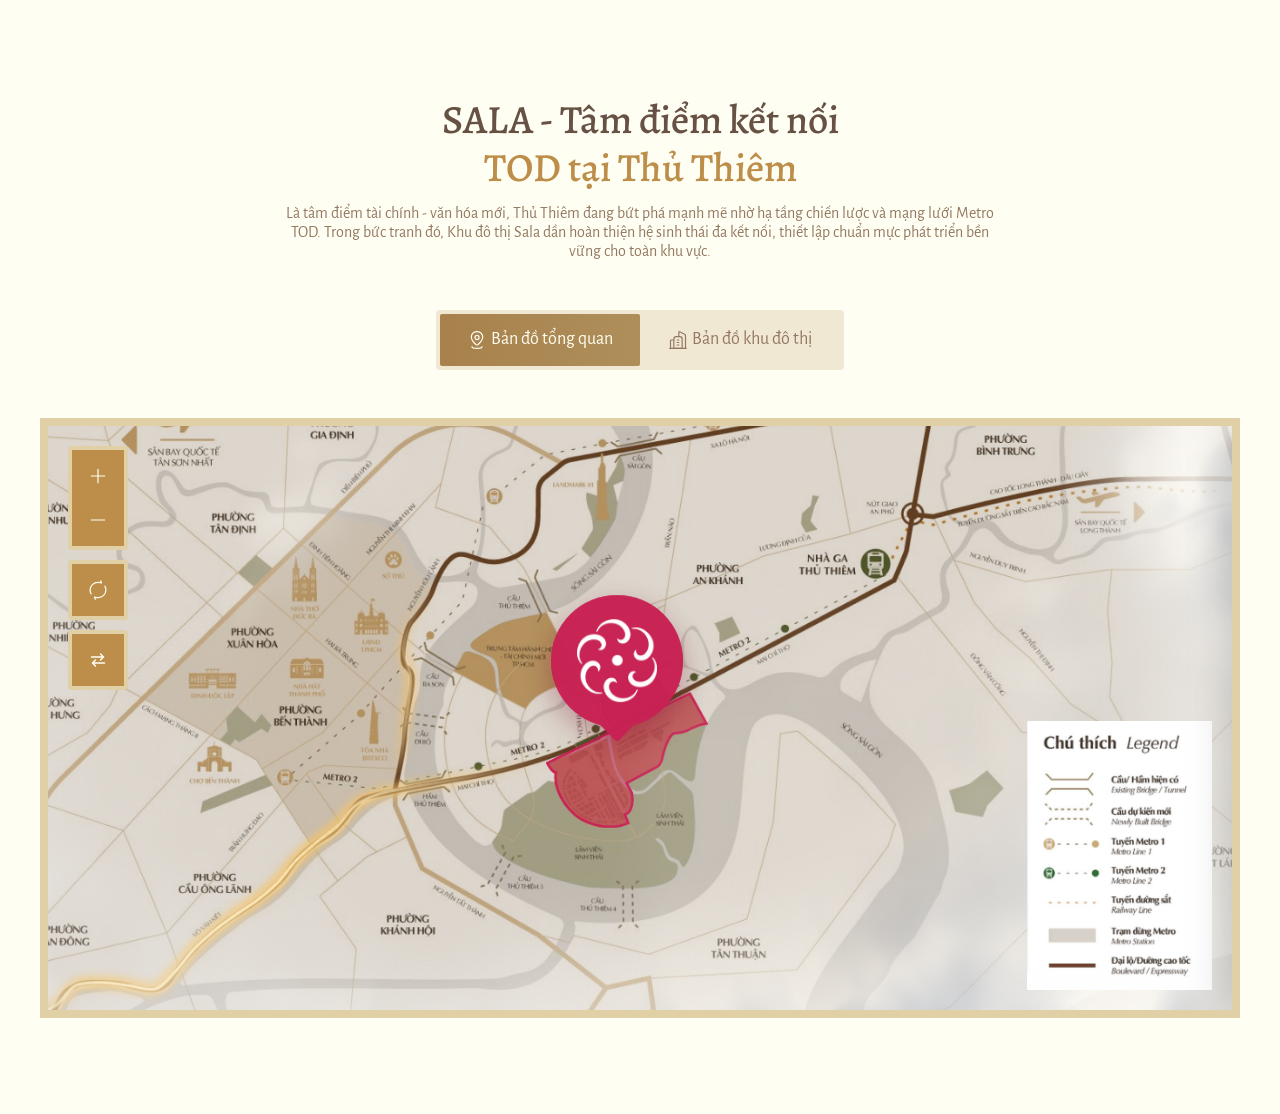
<file: index.html>
<!doctype html>
<html lang="vi">
<head>
  <meta charset="utf-8">
  <meta name="viewport" content="width=device-width, initial-scale=1, viewport-fit=cover">
  <title>SALA — Master Plan Section</title>
  <link rel="preconnect" href="https://fonts.googleapis.com">
  <link rel="preconnect" href="https://fonts.gstatic.com" crossorigin>
  <link href="https://fonts.googleapis.com/css2?family=Alegreya:wght@400;500&family=Alegreya+Sans:wght@400;500&display=swap&subset=vietnamese" rel="stylesheet">
  <link rel="preload" as="image" href="assets/img/map-tong.jpg">
  <link rel="stylesheet" href="css/style.css">
</head>
<body>
  <!-- MASTERPLAN SECTION (Figma 31:3900, frames "Interaction Step 4") -->
  <section data-mm="section" aria-label="Bản đồ Master Plan SALA"></section>

  <script src="js/vendor/gsap.min.js"></script>
  <script src="js/icons.js"></script>
  <script src="js/data.js"></script>
  <script src="js/app.js"></script>
</body>
</html>
</file>
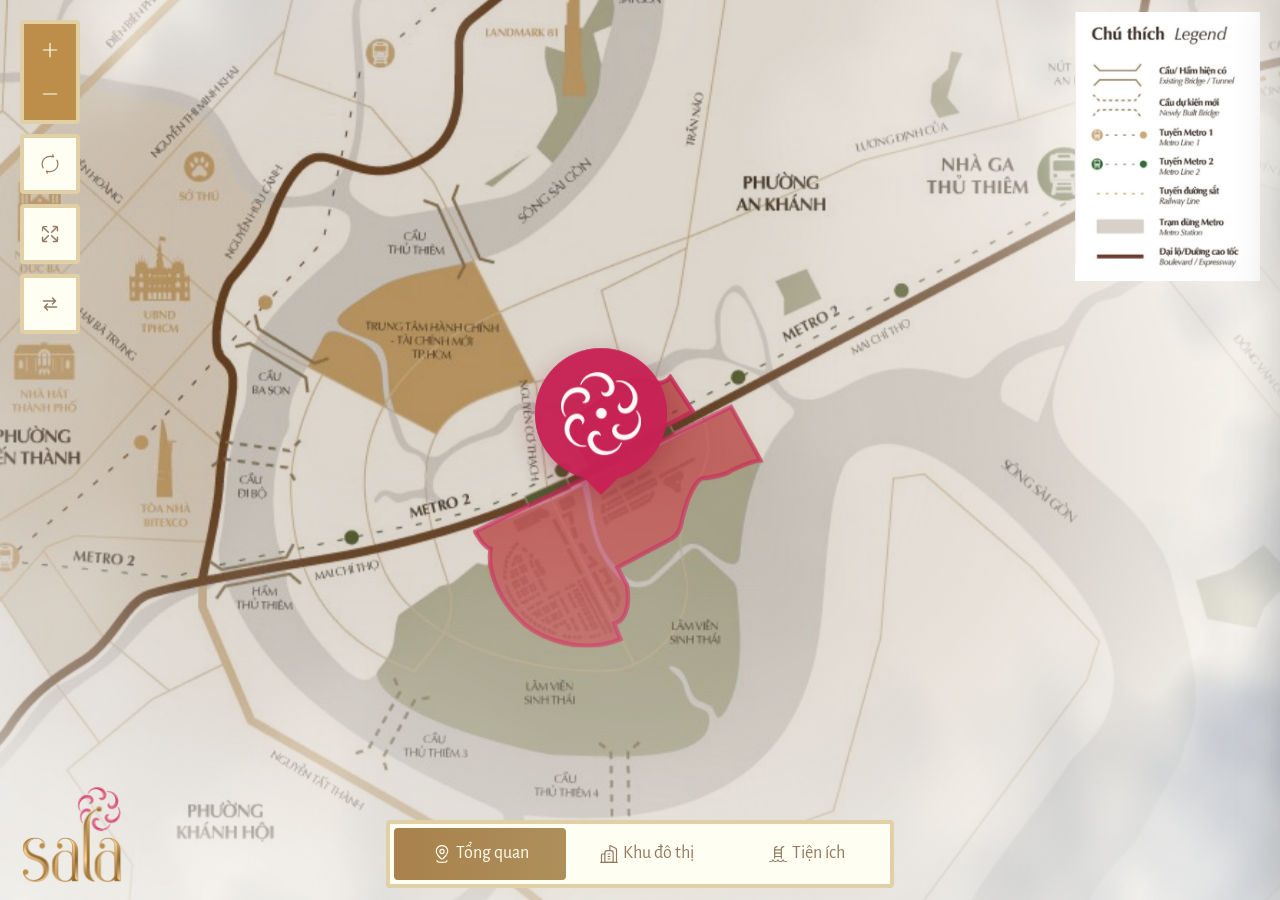
<file: masterplan.html>
<!doctype html>
<html lang="vi">
<head>
  <meta charset="utf-8">
  <meta name="viewport" content="width=device-width, initial-scale=1, viewport-fit=cover">
  <title>SALA — Masterplan</title>
  <link rel="preconnect" href="https://fonts.googleapis.com">
  <link rel="preconnect" href="https://fonts.gstatic.com" crossorigin>
  <link href="https://fonts.googleapis.com/css2?family=Alegreya:wght@400;500&family=Alegreya+Sans:wght@400;500&display=swap&subset=vietnamese" rel="stylesheet">
  <link rel="preload" as="image" href="assets/img/map-tong.jpg">
  <link rel="stylesheet" href="css/style.css">
</head>
<body>
  <!-- MASTERPLAN PAGE (Figma 31:3900, frames "Master Plan" 1440×810 + mobile landscape 932×430) -->
  <main data-mm="page" aria-label="Bản đồ Masterplan SALA"></main>

  <script src="js/vendor/gsap.min.js"></script>
  <script src="js/icons.js"></script>
  <script src="js/data.js"></script>
  <script src="js/app.js"></script>
</body>
</html>
</file>
<file: css/style.css>
/* SALA — Interactive master plan map
   Tokens mirror the Figma variables used in section 31:3900 */
:root {
  --bg-under: #fffef2;
  --bg-base: #f1e8d4;
  --border-solid: #e1cfa6;
  --border-alpha: rgba(225, 207, 166, 0.2);
  --brand: #bc8e49;
  --brand-2: #c82254;
  --text-heading: #675145;
  --text-title: #947962;
  --text-body: #af9e88;
  --text-panel-title: #6c5229;
  --text-muted: #7d694a;
  --on-brand: #fffef2;
  --grad-cta: linear-gradient(90deg, #a8814c, #ae8f5a);
  --font-display: 'Cerigo Std VU', 'Cerigo Std', 'Alegreya', Georgia, serif;
  --font-body: 'Optima VU', 'Optima', 'Alegreya Sans', 'Segoe UI', sans-serif;
  --ease-out: cubic-bezier(.22, .9, .3, 1);
  --ease-in-out: cubic-bezier(.65, 0, .35, 1);
  --panel-w: 422px;
}

* { box-sizing: border-box; }
html, body { margin: 0; }
body {
  background: var(--bg-under);
  color: var(--text-heading);
  font-family: var(--font-body);
  font-feature-settings: "liga" 0, "lnum" 1, "pnum" 1;
  -webkit-font-smoothing: antialiased;
}
button { font: inherit; color: inherit; background: none; border: 0; padding: 0; cursor: pointer; }
button:focus-visible, a:focus-visible { outline: 2px solid var(--brand-2); outline-offset: 2px; }
img { display: block; }
.svg-icon svg { display: block; }

/* ---------- Section layout ---------- */
.mm-section {
  background: var(--bg-under);
  padding: 96px 40px;
  display: flex; flex-direction: column; align-items: center; gap: 48px;
  overflow: hidden;
}
.mm-heading { text-align: center; max-width: 1360px; display: flex; flex-direction: column; align-items: center; gap: 12px; }
.mm-title {
  margin: 0; font-family: var(--font-display); font-weight: 500;
  font-size: 40px; line-height: 1.2; color: var(--text-heading);
  transition: opacity .45s ease, transform .45s ease;
}
.mm-title .ln { display: block; }
.mm-title .accent { color: var(--brand); }
.mm-title.is-swapping { opacity: 0; transform: translateY(8px); }
.mm-desc { margin: 0; max-width: 720px; font-size: 16px; line-height: 1.2; color: var(--text-title); }

/* Mode switch (Web/Map/Mode Switch) */
.mm-mode {
  display: flex; width: 408px; max-width: 100%; height: 60px; padding: 4px;
  background: var(--bg-base); border-radius: 4px; position: relative;
}
.mm-mode__indicator {
  position: absolute; top: 4px; bottom: 4px; left: 4px; width: calc(50% - 4px);
  background: var(--grad-cta); border-radius: 2px;
  transition: transform .5s var(--ease-out);
}
.mm-mode[data-active="urban"] .mm-mode__indicator { transform: translateX(100%); }
.mm-mode button {
  flex: 1 1 0; position: relative; z-index: 1; display: flex; align-items: center; justify-content: center; gap: 4px;
  font-size: 18px; line-height: 1.2; color: var(--text-title); white-space: nowrap; padding: 0 12px;
  transition: color .35s ease;
}
.mm-mode button.is-active { color: var(--on-brand); }
.mm-mode button:not(.is-active):hover { color: var(--text-heading); }

/* ---------- Map frame ---------- */
.mm-frame {
  position: relative; width: 1360px; max-width: 100%; height: 680px;
  border: 8px solid var(--border-solid); background: #000; overflow: hidden;
  user-select: none; -webkit-user-select: none;
}
.mm-page .mm-frame { width: 100vw; height: 100vh; height: 100dvh; max-width: none; border: 0; }
.mm-stage { position: absolute; inset: 0; overflow: hidden; touch-action: none; cursor: grab; }
.mm-stage.is-coop { touch-action: pan-y; }
.mm-stage.is-dragging { cursor: grabbing; }
.mm-layer { position: absolute; inset: 0; }
.mm-canvas { position: absolute; left: 0; top: 0; z-index: 1; transform-origin: 0 0; will-change: transform; }
.mm-canvas > img.mm-base { position: absolute; left: 0; top: 0; width: 100%; height: 100%; pointer-events: none; -webkit-user-drag: none; }
.mm-markers { position: absolute; inset: 0; z-index: 3; pointer-events: none; }
.mm-markers > * { pointer-events: auto; }

/* Overview map composition (Map tổng) */
.mm-ov-bg { position: absolute; inset: 0; background: #fff; }
.mm-ov-img { position: absolute; left: 0; top: 183px; width: 1647px; height: 1288px; overflow: hidden; isolation: isolate; }
.mm-ov-img img { width: 100%; height: 100%; object-fit: cover; }
.mm-ov-img::before { content: ''; position: absolute; inset: 0; background: rgba(68, 50, 25, .5); mix-blend-mode: hue; z-index: 1; }
.mm-ov-img::after { content: ''; position: absolute; inset: 0; background: rgba(85, 54, 6, .2); z-index: 1; }
.mm-zone { position: absolute; pointer-events: none; }
.mm-zone svg { width: 100%; height: 100%; display: block; }
.mm-zone--sala { animation: zonePulse 3.2s ease-in-out infinite; transform-origin: 50% 50%; }
@keyframes zonePulse { 0%, 100% { opacity: .85; } 50% { opacity: 1; filter: drop-shadow(0 0 10px rgba(200, 34, 84, .55)); } }
.mm-zone--hover { opacity: 0; transform: translateY(6px); transition: opacity .35s ease, transform .35s var(--ease-out); }
.mm-zone--hover.is-on { opacity: 1; transform: none; }

/* Cloud puffs on maps (cropped cloud texture) */

/* Light lines (moving light — no dashes) */
.mm-lights { position: absolute; left: 0; top: 0; overflow: visible; pointer-events: none; }
.mm-light-base { fill: none; stroke-linecap: round; stroke-linejoin: round; }
.mm-comet { pointer-events: none; }
.mm-comet path { fill: none; stroke-linecap: round; stroke-linejoin: round; }
.mm-comet__glow { stroke-opacity: .85; }

/* Overview: brown arterial roads highlight */
.mm-ovroads { position: absolute; left: 0; top: 0; overflow: visible; pointer-events: none; }
.mm-ov-dim { fill: #2a1c0a; fill-opacity: .34; opacity: 0; }
.mm-ovroads path { fill: none; stroke-linecap: round; stroke-linejoin: round; }
.mm-ovroad__hit { stroke: transparent; stroke-width: 30; pointer-events: stroke; cursor: pointer; }
.mm-ovchip { position: absolute; left: 0; top: 0; width: 0; height: 0; pointer-events: none; z-index: 4; }
.mm-ovchip__box {
  position: absolute; left: 0; bottom: 14px; transform: translateX(-50%);
  display: flex; align-items: center; gap: 8px; padding: 8px 14px 8px 12px; border-radius: 94px;
  font-size: 14px; line-height: 1.2; white-space: nowrap; color: #fffef2;
  background: rgba(108, 63, 34, .82); border: 1.5px solid rgba(255, 231, 176, .7);
  -webkit-backdrop-filter: blur(10px); backdrop-filter: blur(10px);
  box-shadow: 0 6px 20px rgba(40, 22, 6, .35), 0 0 18px rgba(255, 220, 150, .25);
}
.mm-ovchip__box::after { content: ''; position: absolute; left: 50%; top: 100%; width: 2px; height: 12px; margin-left: -1px; background: linear-gradient(rgba(255, 231, 176, .8), rgba(255, 231, 176, 0)); }
.mm-ovchip__dot { width: 8px; height: 8px; border-radius: 50%; background: #ffe7b0; box-shadow: 0 0 0 3px rgba(255, 231, 176, .25), 0 0 10px #ffe7b0; flex: none; }
.mm-ovchip.is-below .mm-ovchip__box { bottom: auto; top: 14px; }
.mm-ovchip.is-below .mm-ovchip__box::after { top: auto; bottom: 100%; background: linear-gradient(rgba(255, 231, 176, 0), rgba(255, 231, 176, .8)); }
[data-layout="section-mobile"] .mm-ovchip__box, [data-layout="page-landscape"] .mm-ovchip__box { font-size: 12px; padding: 6px 11px 6px 9px; }

/* Sala pin (overview) */
.mm-sala-pin {
  position: absolute; left: 0; top: 0; width: 132px; height: 149px; margin: -149px 0 0 -66px;
  transform-origin: 66px 149px; transition: filter .3s ease;
}
.mm-sala-pin { --ps: 1; }
[data-layout="section-mobile"] .mm-sala-pin, [data-layout="page-landscape"] .mm-sala-pin { --ps: .605; }
.mm-sala-pin__inner { position: absolute; inset: 0; transform-origin: 66px 149px; transform: scale(var(--ps)); transition: transform .35s var(--ease-out); animation: pinFloat 3.6s ease-in-out infinite; }
.mm-sala-pin:hover .mm-sala-pin__inner { transform: scale(calc(var(--ps) * 1.06)) translateY(-4px); }
.mm-sala-pin__disc { position: absolute; left: 0; top: 0; width: 132px; height: 132px; border-radius: 50%; background: var(--brand-2); overflow: hidden; box-shadow: 0 10px 30px rgba(120, 15, 45, .35); }
.mm-sala-pin__disc img { position: absolute; left: 25.78px; top: 24.42px; width: 80.13px; height: 82.67px; filter: brightness(0) invert(1); }
.mm-sala-pin__tail { position: absolute; left: 46.18px; top: 127px; width: 40.05px; height: 20.03px; }
.mm-sala-pin__tail svg { width: 100%; height: 100%; }
.mm-sala-pin__ring { position: absolute; left: 0; top: 0; width: 132px; height: 132px; border-radius: 50%; border: 2px solid rgba(200, 34, 84, .6); animation: pinRing 2.4s ease-out infinite; pointer-events: none; }
@keyframes pinRing { 0% { transform: scale(1); opacity: .9; } 100% { transform: scale(1.55); opacity: 0; } }
@keyframes pinFloat { 0%, 100% { translate: 0 0; } 50% { translate: 0 -5px; } }

/* Project labels (3D master map) */
.mm-proj {
  position: absolute; left: 0; top: 0; display: flex; align-items: flex-start; height: 120px;
  transition: opacity .4s ease;
  --c: 200, 34, 84;
}
.mm-proj__line { width: 2px; height: 100%; background: linear-gradient(rgb(var(--c)), rgba(var(--c), 0)); flex: none; transition: background .3s ease; }
.mm-proj__tag {
  padding: 8px 12px; font-size: 14px; line-height: 1.2; color: var(--on-brand); white-space: nowrap;
  background: rgba(var(--c), .6); -webkit-backdrop-filter: blur(10px); backdrop-filter: blur(10px);
  border: 2px solid rgba(var(--c), 0);
  transition: background .3s ease, transform .3s var(--ease-out), box-shadow .3s ease;
}
.mm-proj--right .mm-proj__tag { border-radius: 0 4px 4px 0; transform-origin: 0 50%; }
.mm-proj--left { flex-direction: row-reverse; }
.mm-proj--left .mm-proj__tag { border-radius: 4px 0 0 4px; transform-origin: 100% 50%; }
.mm-proj:hover .mm-proj__tag, .mm-proj.is-hover .mm-proj__tag { background: rgba(var(--c), .85); transform: scale(1.06); box-shadow: 0 6px 18px rgba(0, 0, 0, .25); }
.mm-proj.is-dim { --c: 117, 117, 117; }
.mm-proj.is-selected .mm-proj__tag { background: rgba(var(--c), .9); }
.mm-proj.is-enter { animation: dropIn .6s var(--ease-out) both; }
@keyframes dropIn { from { opacity: 0; translate: 0 -14px; } to { opacity: 1; translate: 0 0; } }

/* Road labels */
.mm-road { position: absolute; left: 0; top: 0; display: flex; align-items: center; pointer-events: none; --c: 122, 122, 122; }
.mm-road__pill { pointer-events: auto; cursor: default; transition: background .3s ease, border-color .3s ease, box-shadow .3s ease; }
.mm-road.is-hover .mm-road__pill, .mm-road__pill:hover { background: rgba(var(--c), .85); border-color: rgba(255, 231, 176, .8); box-shadow: 0 0 18px rgba(255, 220, 150, .35); }
.mm-road__dot { position: absolute; width: 8px; height: 8px; margin: -4px 0 0 -4px; border-radius: 50%; background: #fffef2; box-shadow: 0 0 0 2px rgba(var(--c), .9); }
.mm-road--down .mm-road__dot { left: 50%; top: 0; }
.mm-road--up .mm-road__dot { left: 50%; top: 100%; }
.mm-road--left .mm-road__dot { left: 100%; top: 50%; }
.mm-road--right .mm-road__dot { left: 0; top: 50%; }
.mm-road--gold { --c: 188, 142, 73; }
.mm-road__pill {
  padding: 8px 12px; border-radius: 94px; font-size: 14px; line-height: 1.2; white-space: nowrap; color: var(--on-brand);
  background: rgba(var(--c), .5); border: 2px solid rgba(var(--c), .5);
  -webkit-backdrop-filter: blur(10px); backdrop-filter: blur(10px);
}
.mm-road__line { flex: none; }
.mm-road--up, .mm-road--down { flex-direction: column; }
.mm-road--up .mm-road__line { width: 2px; background: linear-gradient(rgb(var(--c)), rgba(var(--c), 0)); }
.mm-road--down { flex-direction: column-reverse; }
.mm-road--down .mm-road__line { width: 2px; background: linear-gradient(rgba(var(--c), 0), rgb(var(--c))); order: 0; }
.mm-road--left .mm-road__line { height: 2px; background: linear-gradient(90deg, rgb(var(--c)), rgba(var(--c), 0)); }
.mm-road--right { flex-direction: row-reverse; }
.mm-road--right .mm-road__line { height: 2px; background: linear-gradient(90deg, rgba(var(--c), 0), rgb(var(--c))); }
.mm-section .mm-road.is-street { display: none; }
.mm-section .mm-road.is-bridge .mm-road__pill { font-size: 12px; padding: 5px 10px; }
.mm-section .mm-road.is-bridge .mm-road__pill, .mm-section .mm-road.is-bridge .mm-road__line { opacity: 0; transition: opacity .3s ease; pointer-events: none; }
.mm-section .mm-road.is-bridge:hover .mm-road__pill, .mm-section .mm-road.is-bridge:hover .mm-road__line, .mm-section .mm-road.is-bridge.is-hover .mm-road__pill { opacity: 1; }
.mm-road__dot { pointer-events: auto; cursor: default; }
.mm-road__dot::after { content: ''; position: absolute; inset: -9px; border-radius: 50%; }
.mm-section .mm-road.is-bridge .mm-road__dot { animation: dotBreath 2.6s ease-in-out infinite; }
@keyframes dotBreath { 0%, 100% { box-shadow: 0 0 0 2px rgba(var(--c), .9); } 50% { box-shadow: 0 0 0 2px rgba(var(--c), .9), 0 0 0 7px rgba(255, 254, 242, .25); } }
.mm-page .mm-roadname { display: none; }
@keyframes fadeIn { from { opacity: 0; } to { opacity: 1; } }

/* Amenity pins (Web/Map/Amenity Pin) */
.mm-pin {
  position: absolute; left: 0; top: 0; width: 32px; height: 32px; margin: -16px 0 0 -16px;
  border-radius: 50%; background: var(--bg-under); border: 4px solid #828282; color: #838383;
  display: flex; align-items: center; justify-content: center;
  transition: width .35s var(--ease-out), height .35s var(--ease-out), margin .35s var(--ease-out), border-color .25s ease, color .25s ease, border-width .25s ease, box-shadow .25s ease;
}
.mm-pin .svg-icon { width: 16px; height: 16px; transition: width .3s ease, height .3s ease; }
.mm-pin .svg-icon svg { width: 100%; height: 100%; }
.mm-pin--featured { border-color: var(--brand); color: var(--brand); }
.mm-pin:hover { border-color: var(--brand); color: var(--brand); box-shadow: 0 0 0 6px rgba(188, 142, 73, .25); z-index: 3; }
.mm-pin.is-active { width: 48px; height: 48px; margin: -24px 0 0 -24px; border-width: 6px; border-color: var(--brand-2); color: var(--brand-2); z-index: 4; box-shadow: 0 0 0 8px rgba(200, 34, 84, .18); }
.mm-pin.is-active .svg-icon { width: 24px; height: 24px; }
.mm-pin__tip {
  position: absolute; bottom: calc(100% + 10px); left: 50%; transform: translate(-50%, 4px);
  padding: 6px 10px; border-radius: 4px; background: rgba(40, 32, 20, .82); color: var(--on-brand);
  font-size: 13px; line-height: 1.2; white-space: nowrap; pointer-events: none; opacity: 0; transition: opacity .2s ease, transform .2s ease;
}
.mm-pin:hover .mm-pin__tip { opacity: 1; transform: translate(-50%, 0); }
.mm-pin.is-active .mm-pin__tip { opacity: 0; }
.mm-pin.is-enter { animation: popIn .5s var(--ease-out) both; }
@keyframes popIn { from { opacity: 0; scale: .4; } to { opacity: 1; scale: 1; } }

/* ---------- Clouds transition ---------- */
.mm-clouds { position: absolute; inset: 0; pointer-events: none; z-index: 2; overflow: hidden; }
.mm-cloudgl { position: absolute; left: 0; top: 0; display: block; }
.mm-cloudgl.is-fallback { display: none; }
.mm-loader { position: absolute; left: 50%; top: 50%; width: 102px; height: 105px; margin: -52px 0 0 -51px; z-index: 21; pointer-events: none; }
.mm-loader img { width: 100%; height: 100%; animation: spin 1.6s linear infinite; }
.mm-loader.is-on { opacity: 1; transform: none; }
@keyframes spin { to { transform: rotate(360deg); } }

/* ---------- Controls (Tính năng) ---------- */
.mm-controls { position: absolute; left: 0; top: 0; padding: 20px; display: flex; flex-direction: column; gap: 10px; z-index: 10; transition: opacity .3s ease; }
.mm-ctrl {
  background: var(--brand); border: 4px solid var(--border-solid); border-radius: 4px; padding: 4px;
  display: flex; flex-direction: column; color: var(--on-brand); overflow: hidden;
}
.mm-ctrl button { width: 44px; height: 44px; display: flex; align-items: center; justify-content: center; border-radius: 2px; transition: background .2s ease; }
.mm-ctrl button:hover { background: rgba(255, 254, 242, .14); }
.mm-ctrl button:active { background: rgba(255, 254, 242, .24); }
.mm-ctrl--light { background: var(--bg-under); color: var(--text-title); }
.mm-ctrl--light button:hover { background: rgba(188, 142, 73, .12); }
.mm-controls .is-hidden { display: none; }

.mm-legend { position: absolute; right: 0; bottom: 0; padding: 20px; z-index: 9; }
.mm-legend img { width: 185px; height: 269px; object-fit: cover; }
.mm-page .mm-legend { top: 0; bottom: auto; padding: 12px 20px; }

/* Tab bar inside map (Web/Map/Tab Bar) */
.mm-tabs {
  position: absolute; left: 20px; bottom: 20px; z-index: 10; display: flex; padding: 4px; background: var(--bg-under);
  border-radius: 4px;
}
.mm-tabs__indicator { position: absolute; top: 4px; bottom: 4px; left: 4px; width: 160px; background: var(--grad-cta); border-radius: 4px; transition: transform .45s var(--ease-out), width .45s var(--ease-out); }
.mm-tabs button { position: relative; z-index: 1; width: 160px; height: 52px; display: flex; align-items: center; justify-content: center; gap: 4px; font-size: 18px; line-height: 1.2; color: var(--text-title); white-space: nowrap; transition: color .3s ease; }
.mm-tabs button.is-active { color: var(--on-brand); }
.mm-tabs.is-hidden { opacity: 0; transform: translateY(12px); pointer-events: none; }

/* Hint for cooperative gestures / ctrl+scroll */
.mm-hint { position: absolute; inset: 0; z-index: 30; display: flex; align-items: center; justify-content: center; background: rgba(30, 24, 16, .45); color: #fff; font-size: 16px; text-align: center; padding: 24px; opacity: 0; visibility: hidden; pointer-events: none; }
.mm-hint.is-on { opacity: 1; }

/* ---------- Detail panel ---------- */
.mm-panel {
  position: absolute; top: 0; right: 0; bottom: 0; width: var(--panel-w); z-index: 15;
  display: flex; flex-direction: column; background: var(--bg-under);
  transform: translateX(102%); transition: transform .55s var(--ease-out); box-shadow: -12px 0 40px rgba(0, 0, 0, .18);
}
.mm-panel.is-open { transform: none; }
.mm-panel__head { display: flex; align-items: center; justify-content: space-between; padding: 12px 24px; border-bottom: 1px solid var(--border-alpha); flex: none; }
.mm-panel__kind { font-size: 24px; line-height: 1.2; color: var(--text-body); }
.mm-panel__close { width: 32px; height: 32px; color: #b99257; border-radius: 50%; transition: transform .3s ease, background .2s ease; }
.mm-panel__close:hover { transform: rotate(90deg); background: rgba(188, 142, 73, .1); }
.mm-panel__body { flex: 1 1 auto; overflow-y: auto; overflow-x: hidden; padding: 24px; display: flex; flex-direction: column; gap: 16px; overscroll-behavior: contain; }
.mm-panel__body::-webkit-scrollbar { width: 6px; }
.mm-panel__body::-webkit-scrollbar-thumb { background: rgba(188, 142, 73, .35); border-radius: 3px; }
.mm-panel__title { margin: 0; font-size: 32px; line-height: 1.2; font-weight: 400; color: var(--text-panel-title); }
.mm-col { display: flex; flex-direction: column; gap: 20px; }
.mm-col--a .mm-panel__title { margin-bottom: -4px; }
.mm-panel__media { position: relative; width: 100%; aspect-ratio: 16 / 9; overflow: hidden; background: #e9e1cf; }
.mm-panel__media img { position: absolute; inset: 0; width: 100%; height: 100%; object-fit: cover; transition: opacity .35s ease, transform 6s ease; }
.mm-panel__media:hover img { transform: scale(1.04); }
.mm-panel__desc { margin: 0; font-size: 14px; line-height: 1.2; color: var(--text-heading); }
.mm-acc__head { display: flex; align-items: center; justify-content: space-between; width: 100%; padding-bottom: 10px; border-bottom: 1px solid rgba(125, 105, 74, .1); font-size: 14px; line-height: 1.2; color: var(--text-heading); }
.mm-acc__head .svg-icon { color: var(--text-muted); transition: transform .3s ease; }
.mm-acc.is-closed .mm-acc__head .svg-icon { transform: rotate(180deg); }
.mm-acc__body { display: grid; grid-template-rows: 1fr; transition: grid-template-rows .35s ease; }
.mm-acc.is-closed .mm-acc__body { grid-template-rows: 0fr; }
.mm-acc__inner { overflow: hidden; display: flex; flex-direction: column; gap: 10px; padding-top: 10px; }
.mm-stat { display: flex; justify-content: space-between; align-items: flex-end; gap: 12px; color: var(--text-heading); opacity: .97; }
.mm-stat .k { font-size: 14px; line-height: 1.2; }
.mm-stat .v { font-size: 18px; line-height: 1.2; white-space: nowrap; }
.mm-gal { display: flex; flex-direction: column; gap: 8px; }
.mm-gal__head { display: flex; align-items: center; justify-content: space-between; padding-bottom: 8px; border-bottom: 1px solid rgba(125, 105, 74, .1); }
.mm-gal__count { font-size: 14px; line-height: 16px; letter-spacing: -.28px; color: var(--text-muted); }
.mm-gal__nav { display: flex; gap: 8px; color: var(--text-muted); }
.mm-gal__nav button { width: 16px; height: 16px; display: flex; }
.mm-gal__nav button:disabled { opacity: .3; cursor: default; }
.mm-gal__nav .prev .svg-icon { transform: rotate(-90deg); }
.mm-gal__nav .next .svg-icon { transform: rotate(90deg); }
.mm-gal__track { display: flex; gap: 8px; overflow-x: auto; scroll-snap-type: x mandatory; scrollbar-width: none; scroll-behavior: smooth; }
.mm-gal__track::-webkit-scrollbar { display: none; }
.mm-gal__track button { flex: 0 0 calc((100% - 16px) / 3); aspect-ratio: 1362 / 767; overflow: hidden; scroll-snap-align: start; position: relative; outline-offset: -2px; }
.mm-gal__track button img { width: 100%; height: 100%; object-fit: cover; transition: transform .4s ease; }
.mm-gal__track button:hover img { transform: scale(1.06); }
.mm-gal__track button.is-current::after { content: ''; position: absolute; inset: 0; border: 2px solid var(--brand); }
.mm-panel__empty { font-size: 14px; color: var(--text-title); line-height: 1.4; margin: 0; }
.mm-panel__foot { flex: none; padding: 12px 24px; border-top: 1px solid var(--border-alpha); }
.mm-cta {
  height: 52px; width: 100%; display: flex; align-items: center; justify-content: center; gap: 8px; border-radius: 2px;
  background: var(--brand); color: #fff; font-size: 20px; line-height: 1.2; text-decoration: none; padding: 8px 16px 8px 20px;
  transition: background .25s ease;
}
.mm-cta:hover { background: #a97c3c; }
.mm-cta .svg-icon { transition: transform .3s ease; }
.mm-cta:hover .svg-icon { transform: translateX(4px); }

@keyframes panelIn { from { opacity: 0; transform: translateY(10px); } to { opacity: 1; transform: none; } }
.mm-backdrop { display: none; }

/* ---------- Page (Masterplan page, full screen) ---------- */
.mm-page { overflow: hidden; height: 100vh; height: 100dvh; }
.mm-page .mm-panel { bottom: 0; }
.mm-header {
  position: absolute; left: 0; right: 0; bottom: 0; z-index: 12; display: flex; align-items: flex-end; justify-content: space-between;
  padding: 12px 20px; pointer-events: none;
  background: linear-gradient(rgba(255, 254, 242, 0), rgba(255, 254, 242, 0));
}
.mm-header > * { pointer-events: auto; }
.mm-header__logo { width: 103.36px; height: 105.41px; }
.mm-header__logo img { width: 100%; height: 100%; object-fit: contain; }
.mm-header__logo--ghost { opacity: 0; pointer-events: none; }
.mm-ptabs { position: relative; display: flex; padding: 4px; background: var(--bg-under); border: 4px solid var(--border-solid); border-radius: 4px; }
.mm-ptabs__indicator { position: absolute; top: 4px; bottom: 4px; left: 4px; background: var(--grad-cta); border-radius: 4px; transition: transform .45s var(--ease-out), width .45s var(--ease-out); }
.mm-ptabs button { position: relative; z-index: 1; height: 52px; padding: 0 32px; display: flex; align-items: center; justify-content: center; gap: 4px; font-size: 18px; line-height: 1.2; color: var(--text-title); white-space: nowrap; transition: color .3s ease; }
.mm-ptabs button:first-of-type { min-width: 172px; }
.mm-ptabs button:not(:first-of-type) { min-width: 160px; }
.mm-ptabs button.is-active { color: var(--on-brand); }
.mm-page.panel-open .mm-header { right: var(--panel-w); }

/* Rotate prompt (Khi truy cập bằng Mobile) */
.mm-rotate {
  position: fixed; inset: 0; z-index: 100; display: none; flex-direction: column; align-items: center; gap: 48px; padding: 128px 20px 40px;
  background: var(--bg-under) url('../assets/img/rotate-bg.jpg') center / cover no-repeat; text-align: center; overflow-y: auto;
}
.mm-rotate::before { content: ''; position: absolute; inset: 0; background: linear-gradient(#fffef2, rgba(255, 254, 242, .6) 61.181%); }
.mm-rotate > * { position: relative; }
.mm-rotate__top { display: flex; flex-direction: column; gap: 20px; align-items: center; }
.mm-rotate h2 { margin: 0; font-weight: 400; font-size: 32px; line-height: 1.2; color: var(--text-heading); }
.mm-rotate h2 span, .mm-rotate p span { display: block; color: var(--brand); }
.mm-rotate p { margin: 0; font-size: 24px; line-height: 1.2; color: var(--text-heading); }
.mm-rings { border: 1px solid rgba(225, 207, 166, .1); border-radius: 50%; padding: 24px; }
.mm-rings > div { border: 1px solid rgba(225, 207, 166, .2); border-radius: 50%; padding: 24px; }
.mm-rings > div > div { border: 1px solid rgba(225, 207, 166, .5); border-radius: 50%; padding: 24px; }
.mm-rings img { width: 156px; height: 156px; animation: tilt 2.8s var(--ease-in-out) infinite; }
@keyframes tilt { 0%, 30% { transform: rotate(0); } 55%, 80% { transform: rotate(-8deg); } 100% { transform: rotate(0); } }
.mm-btn { width: 240px; height: 52px; border-radius: 4px; border: 1px solid #f8d198; background: var(--grad-cta); color: var(--on-brand); font-size: 20px; line-height: 1.2; }

/* ---------- Responsive ---------- */
@media (max-width: 1440px) {
  .mm-section .mm-frame { width: calc(100vw - 80px); height: max(480px, calc((100vw - 80px) / 2)); }
}
@media (max-width: 767px) {
  .mm-section { padding: 48px 20px; gap: 48px; }
  .mm-section .mm-heading { gap: 12px; }
  .mm-section .mm-desc { max-width: 390px; }
  .mm-section .mm-frame { width: calc(100vw - 40px); height: 680px; }
  .mm-mode { width: 408px; }
  .mm-mode button { font-size: 16px; padding: 0 8px; }
  .mm-legend img { width: 120px; height: auto; }
  .mm-tabs button { width: 140px; font-size: 16px; }
  .mm-tabs__indicator { width: 140px; }
  .mm-proj__tag, .mm-road__pill { font-size: 12px; padding: 6px 10px; }

  /* Bottom sheet on phones (section) */
  .mm-section .mm-panel {
    position: fixed; top: auto; left: 0; right: 0; width: auto; height: min(840px, 82vh); height: min(840px, 82dvh); z-index: 60;
    transform: translateY(102%); box-shadow: 0 -12px 40px rgba(0, 0, 0, .25);
  }
  .mm-section .mm-panel { visibility: hidden; transition: transform .55s var(--ease-out), visibility 0s linear .55s; }
  .mm-section .mm-panel.is-open { transform: none; visibility: visible; transition: transform .55s var(--ease-out), visibility 0s; }
  .mm-section .mm-backdrop { display: block; position: fixed; inset: 0; z-index: 59; background: rgba(40, 32, 20, .55); opacity: 0; pointer-events: none; transition: opacity .4s ease; }
  .mm-section .mm-backdrop.is-on { opacity: 1; pointer-events: auto; }
  .mm-section .mm-cta { font-size: 18px; }

  .mm-page .mm-header { padding: 8px; }
  .mm-page .mm-header__logo { width: 64px; height: 66px; }
  .mm-page .mm-header__logo--ghost { display: none; }
  .mm-ptabs button { min-width: 0 !important; padding: 0 16px; }
  .mm-ptabs button > span:not(.svg-icon) { display: none; }
  .mm-page .mm-panel { width: 100%; }
}
@media (max-width: 767px) and (orientation: portrait) {
  .mm-rotate.is-on { display: flex; }
  .mm-page .mm-ptabs button { width: 56px; padding: 0; }
}
/* Landscape phones (Khi xoay ngang điện thoại) */
@media (max-height: 500px) and (orientation: landscape) {
  .mm-page .mm-controls { padding: 8px; }
  .mm-page .mm-header { padding: 8px; }
  .mm-page .mm-header__logo { width: 78.45px; height: 80px; }
  .mm-page .mm-header__logo--ghost { display: none; }
  .mm-page .mm-ptabs { border: 0; padding: 6px; }
  .mm-page .mm-ptabs button { min-width: 64px !important; width: 64px; padding: 0; }
  .mm-page .mm-ptabs button > span:not(.svg-icon) { display: none; }
  .mm-page .mm-legend { padding: 8px; }
  .mm-page .mm-legend img { width: 120px; height: auto; }
  .mm-page .mm-panel { width: 100%; }
  .mm-page .mm-panel__body { display: grid; grid-template-columns: 1fr 1fr; column-gap: 24px; align-items: start; padding: 8px 24px 24px; }
  .mm-page .mm-col { gap: 12px; }
  .mm-page .mm-panel__foot { display: none; }
  .mm-page .mm-panel__body .mm-cta-inline { display: flex; }
}
.mm-cta-inline { display: none; }
@media (prefers-reduced-motion: reduce) {
  *, *::before, *::after { animation-duration: .01ms !important; animation-iteration-count: 1 !important; transition-duration: .01ms !important; }
}

/* ===== v2: SVG overlay in map space (spotlight, project zones, roads) ===== */
.mm-msvg { position: absolute; left: 0; top: 0; overflow: visible; pointer-events: none; }
.mm-spot { fill: #06080b; pointer-events: none; }
.mm-zone-g { cursor: pointer; }
.mm-zone-fill { fill-opacity: .16; pointer-events: all; }   /* light tint over the lit (dusk) building */
.mm-zone-line { fill: none; stroke-linejoin: round; pointer-events: none; }
.mm-zone-trace { fill: none; stroke: #ffe7b0; stroke-width: 2.2; stroke-linejoin: round; vector-effect: non-scaling-stroke; pointer-events: none; opacity: 0; filter: drop-shadow(0 0 4px rgba(255, 214, 140, .9)); }
.mm-road-g { pointer-events: none; }
.mm-road-hl { fill: none; stroke: #fff4d6; stroke-width: 10; stroke-linecap: round; opacity: 0; filter: drop-shadow(0 0 6px rgba(255, 232, 180, .95)); }
.mm-road-g.is-gold .mm-road-hl { stroke: #ffd889; }
.mm-road-hit { fill: none; stroke: transparent; stroke-width: 34; pointer-events: stroke; cursor: pointer; }
.mm-roadname {
  font-family: var(--font-body); font-size: 15px; font-weight: 500; letter-spacing: .2em; fill: #fffef2;
  paint-order: stroke; stroke: rgba(28, 22, 14, .6); stroke-width: 3.5px; stroke-linejoin: round; pointer-events: none;
  transition: fill .3s ease;
}
.mm-road-g.is-gold .mm-roadname { fill: #ffe2a6; }
.mm-road-g.is-hover .mm-roadname { fill: #fff3cf; }

/* hover card */
.mm-card {
  position: absolute; left: 0; top: 0; z-index: 14; pointer-events: none; min-width: 170px; max-width: 260px;
  padding: 10px 14px 11px; background: rgba(255, 254, 242, .97); border: 1px solid var(--border-solid); border-radius: 4px;
  box-shadow: 0 12px 30px rgba(20, 14, 6, .28); display: flex; flex-direction: column; gap: 3px;
}
.mm-card b { font-weight: 400; font-size: 18px; line-height: 1.2; color: var(--text-panel-title); }
.mm-card span { font-size: 13px; color: var(--brand); }
.mm-card em { font-style: normal; font-size: 12px; color: var(--text-body); }

/* pins v2 */
.mm-pin__tip { display: flex; flex-direction: column; align-items: center; gap: 2px; }
.mm-pin__tip b { font-weight: 400; }
.mm-pin__tip em { font-style: normal; font-size: 11px; color: #f2d9a6; }
.mm-pin__pulse { position: absolute; inset: -6px; border-radius: 50%; border: 2px solid rgba(200, 34, 84, .55); opacity: 0; pointer-events: none; }
.mm-pin.is-active .mm-pin__pulse { animation: pinRing 1.8s ease-out infinite; }
.mm-proj__tag { will-change: transform; }

.mm-mk { position: absolute; left: 0; top: 0; width: 0; height: 0; }
.mm-mk:has(.mm-pin:hover), .mm-mk:has(.mm-proj:hover) { z-index: 5; }
.mm-mk:has(.mm-pin.is-active), .mm-mk:has(.mm-proj.is-selected) { z-index: 6; }

/* ===== v3: clean Figma image layers, effects rebuilt in CSS ===== */
/* Figma Map 49:7667: base image exposure -0.12, saturation -0.44, temperature +0.05, + 20% black */
.mm-3d-base { filter: brightness(.88) saturate(.56) sepia(.06); }
.mm-3d-dim { position: absolute; inset: 0; background: rgba(0, 0, 0, .2); pointer-events: none; }
/* the SALA core in full colour (shadows -1 → a touch more contrast), revealed through the soft focus mask */
/* focus mask inlined (data URI) so it also works when opened from file:// — source: assets/img/map-3d-focus.png */
.mm-3d-focus { --focus-mask: url('[data-uri]');
  filter: contrast(1.06) saturate(1.04);
  -webkit-mask-image: var(--focus-mask); mask-image: var(--focus-mask);
  -webkit-mask-size: 100% 100%; mask-size: 100% 100%; -webkit-mask-repeat: no-repeat; mask-repeat: no-repeat; }
.mm-dof { filter: brightness(.88) saturate(.56) sepia(.06) blur(5.7px); -webkit-mask-image: linear-gradient(to bottom, #000 1.5%, transparent 56.2%); mask-image: linear-gradient(to bottom, #000 1.5%, transparent 56.2%); }
.mm-softlight { position: absolute; left: -9.4%; top: 0; width: 111.2%; height: 100%; mix-blend-mode: soft-light; pointer-events: none;
  background-image: linear-gradient(184.73deg, rgba(0, 0, 0, .8) 7.1%, rgba(0, 0, 0, .16) 46.99%), linear-gradient(189.17deg, rgba(0, 0, 0, 0) 49.99%, rgba(0, 0, 0, .8) 87.8%); }
.mm-topview { top: 4.5px !important; height: 1236px !important; }
.mm-shade { position: absolute; inset: 0; background: rgba(0, 0, 0, .3); pointer-events: none; }
.mm-plan-layer { pointer-events: none; }

/* 3D map: building lit from the dusk render on hover / select (Figma 57:7825) */
.mm-zone-lit { pointer-events: none; }

/* Off-screen bridge nodes — same language as the road labels (Figma): dot on the frame edge,
   leader line turned towards the bridge, pill at its far end. No arrows. */
.mm-edge { position: absolute; left: 0; top: 0; width: 0; height: 0; z-index: 8; opacity: 0; pointer-events: none; transition: opacity .35s ease; --c: 122, 122, 122; }
.mm-edge.is-on { opacity: 1; }
.mm-edge__dot { position: absolute; left: -4px; top: -4px; width: 8px; height: 8px; border-radius: 50%; background: #fffef2; box-shadow: 0 0 0 2px rgba(var(--c), .9); animation: dotBreath 2.6s ease-in-out infinite; }
.mm-edge__pill { position: absolute; left: 0; top: 0; padding: 5px 10px; border-radius: 94px; font-size: 12px; line-height: 1.2; white-space: nowrap; color: var(--on-brand);
  background: rgba(var(--c), .5); border: 2px solid rgba(var(--c), .5); -webkit-backdrop-filter: blur(10px); backdrop-filter: blur(10px);
  cursor: pointer; transition: background .3s ease, border-color .3s ease, box-shadow .3s ease; }
.mm-edge.is-on .mm-edge__pill { pointer-events: auto; }
.mm-edge__pill:hover { background: rgba(var(--c), .85); border-color: rgba(255, 231, 176, .8); box-shadow: 0 0 18px rgba(255, 220, 150, .35); }
.mm-road.is-offscreen { opacity: 0 !important; pointer-events: none; }
.mm-road.is-offscreen * { pointer-events: none !important; }


/* hover road name (Figma road label, popping up at the pointer on the road) */
.mm-road--tag { pointer-events: none; z-index: 7; }
.mm-road--tag, .mm-road--tag * { pointer-events: none !important; }   /* never steal the hover from the road under the pointer */
.mm-section .mm-road--tag { display: flex; }

/* demo-only Section ⇄ Page button: tooltip explains it is just a demo shortcut */
.mm-ctrl--mode { position: relative; overflow: visible; }
.mm-ctrl--mode .mm-tip { position: absolute; left: calc(100% + 12px); top: 50%; transform: translate(-4px, -50%); display: flex; align-items: center; gap: 8px;
  padding: 7px 11px; border-radius: 4px; background: rgba(28, 22, 14, .9); color: #fffef2; font-size: 12px; line-height: 1.2; white-space: nowrap;
  box-shadow: 0 6px 18px rgba(0, 0, 0, .25); opacity: 0; pointer-events: none; transition: opacity .2s ease, transform .2s ease; }
.mm-ctrl--mode .mm-tip::before { content: ''; position: absolute; right: 100%; top: 50%; margin-top: -5px; border: 5px solid transparent; border-right-color: rgba(28, 22, 14, .9); }
.mm-ctrl--mode .mm-tip b { font-weight: 500; font-size: 10px; letter-spacing: .08em; text-transform: uppercase; padding: 2px 6px; border-radius: 2px; background: var(--brand); color: #fff; }
.mm-ctrl--mode:hover .mm-tip, .mm-ctrl--mode:focus-within .mm-tip { opacity: 1; transform: translate(0, -50%); }
@media (hover: none) { .mm-ctrl--mode .mm-tip { display: none; } }
/* hovering a road: its label turns into the gold Figma pill (hover tag + designer road pills) */
.mm-road.is-street.is-hover { --c: 188, 142, 73; }
.mm-road--tag .mm-road__pill, .mm-road.is-street.is-hover .mm-road__pill { background: rgba(var(--c), .9); border-color: rgba(255, 231, 176, .75); box-shadow: 0 0 18px rgba(255, 210, 140, .35); }

/* bridge node: dot + badge beside it, no leader line */
.mm-edge__pill.is-gliding { transition: transform .3s cubic-bezier(.22, 1, .36, 1), background .3s ease; }
/* the hover road name is always the top-most label (above project tags, bridge badges and the panel-side markers) */
.mm-mk:has(.mm-road--tag) { z-index: 30; }
.mm-markers { isolation: isolate; }
</file>
